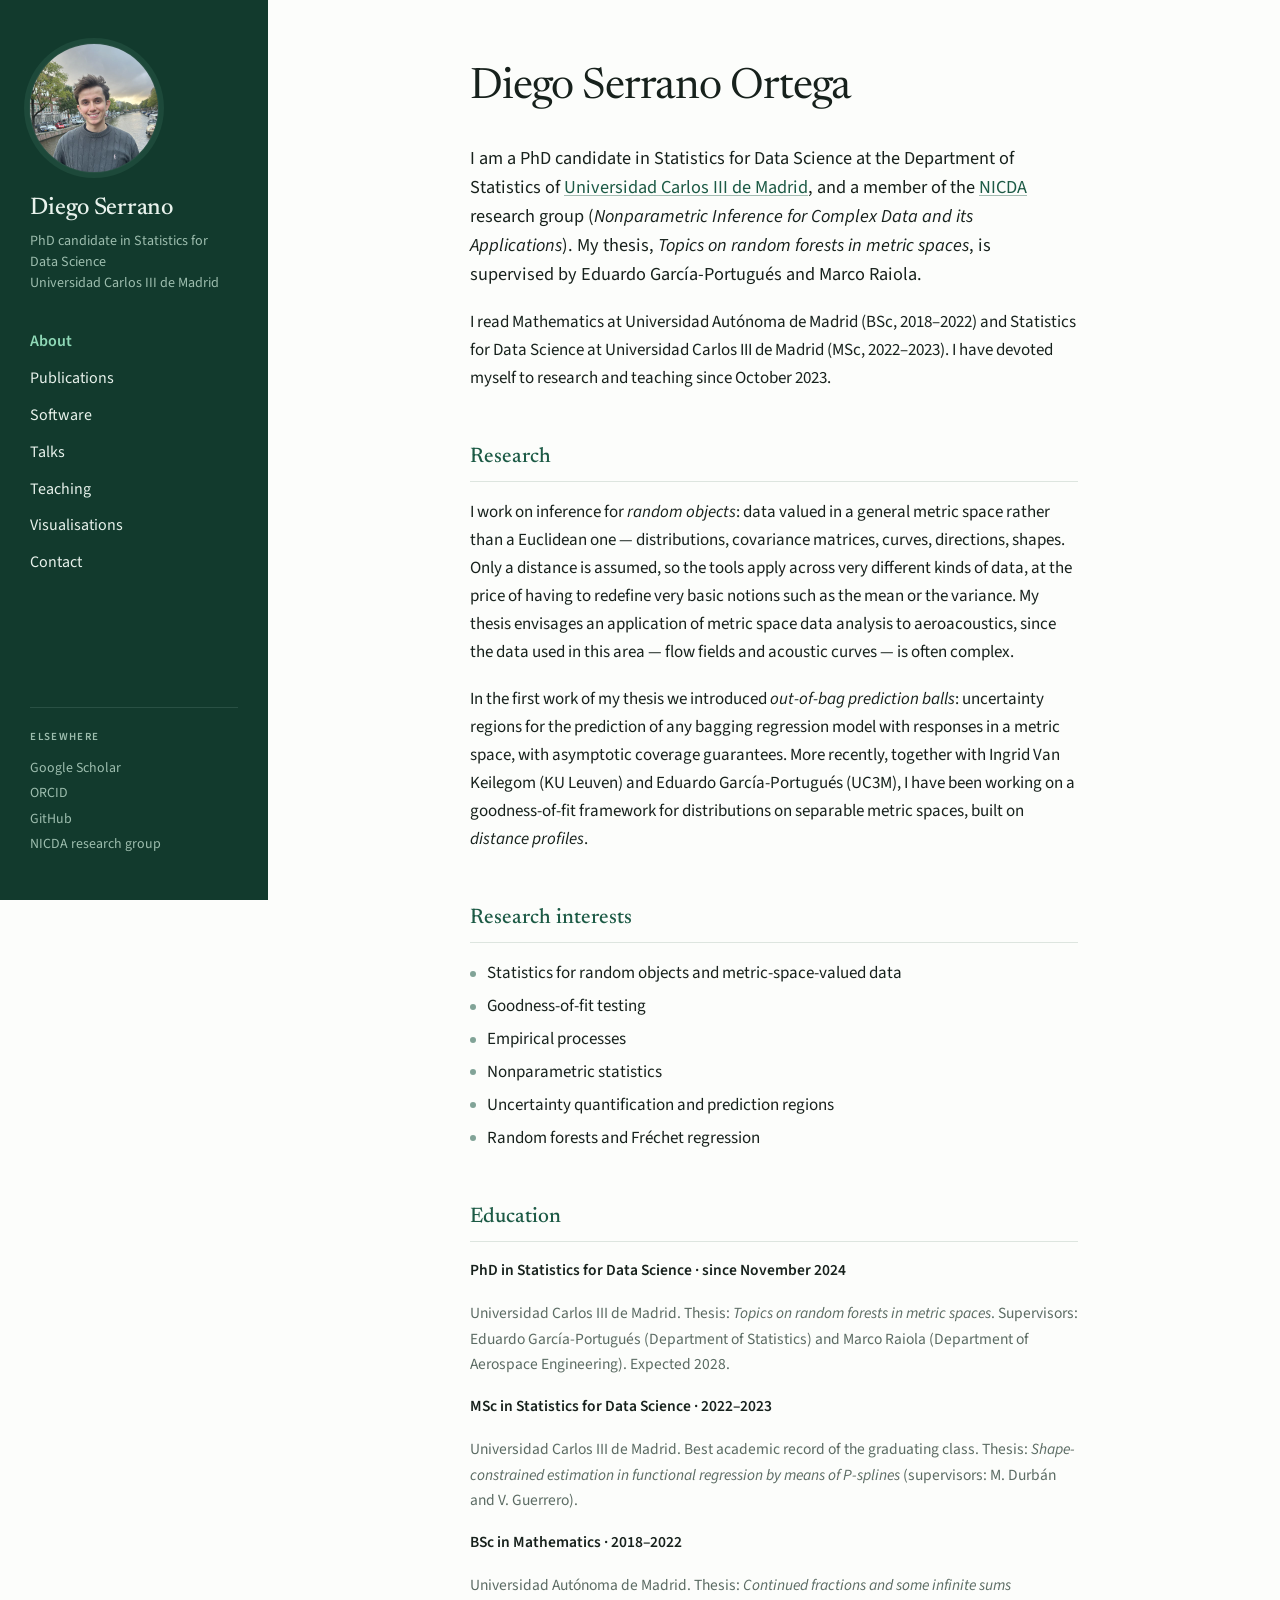
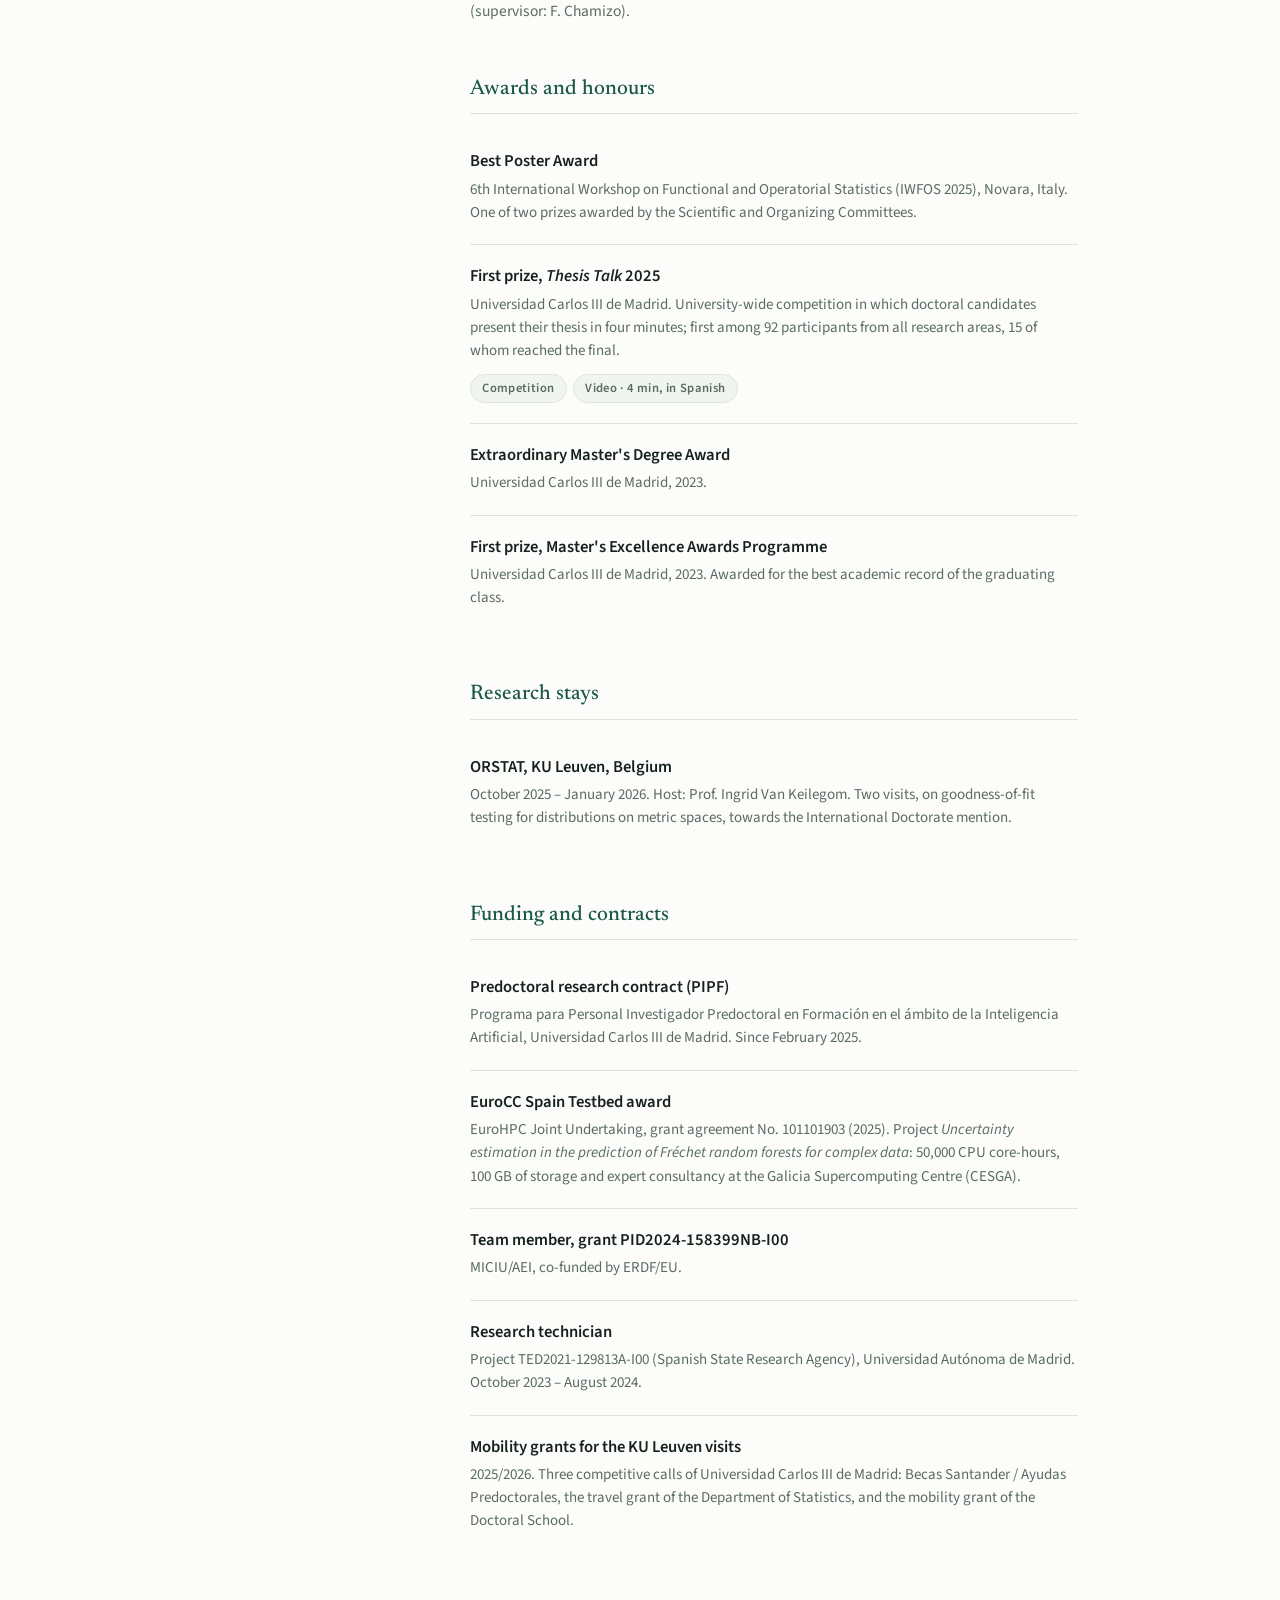
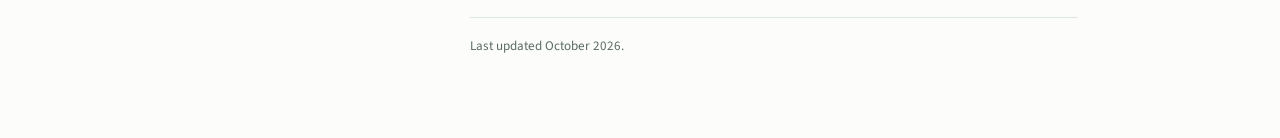
<file: index.html>
<!DOCTYPE html>
<html lang="en">
<head>
<meta charset="utf-8">
<meta name="viewport" content="width=device-width, initial-scale=1">
<title>Diego Serrano</title>
<meta name="description" content="Diego Serrano Ortega — PhD candidate in Statistics for Data Science at Universidad Carlos III de Madrid. Statistics for random objects and metric-space-valued data.">
<link rel="canonical" href="https://dieseor.github.io/">
<meta name="author" content="Diego Serrano Ortega">
<link rel="icon" href="data:image/svg+xml,<svg xmlns='http://www.w3.org/2000/svg' viewBox='0 0 64 64'><rect width='64' height='64' rx='14' fill='%23123a2d'/><text x='32' y='45' font-family='Georgia,serif' font-size='32' fill='%23e8f2ec' text-anchor='middle'>DS</text></svg>">
<meta property="og:type" content="website">
<meta property="og:site_name" content="Diego Serrano">
<meta property="og:title" content="Diego Serrano">
<meta property="og:description" content="Diego Serrano Ortega — PhD candidate in Statistics for Data Science at Universidad Carlos III de Madrid. Statistics for random objects and metric-space-valued data.">
<meta property="og:url" content="https://dieseor.github.io/">
<meta property="og:image" content="https://dieseor.github.io/assets/photo.jpg">
<meta name="twitter:card" content="summary">
<link rel="preconnect" href="https://fonts.googleapis.com">
<link rel="preconnect" href="https://fonts.gstatic.com" crossorigin>
<link rel="stylesheet" href="https://fonts.googleapis.com/css2?family=Newsreader:ital,opsz,wght@0,6..72,400;0,6..72,500;0,6..72,600;1,6..72,400&amp;family=Source+Sans+3:ital,wght@0,400;0,600;0,700;1,400&amp;display=swap">
<link rel="stylesheet" href="assets/style.css">
</head>
<body>
<div class="layout">

  <!-- ===== sidebar: identical on every page, keep the five copies in sync ===== -->
  <aside class="sidebar">
    <div class="identity">
      <img class="portrait" src="assets/photo.jpg" alt="Diego Serrano Ortega">
      <p class="name">Diego Serrano</p>
      <p class="role">PhD candidate in Statistics for Data Science<br>Universidad Carlos III de Madrid</p>
    </div>

    <nav class="site">
      <ul>
        <li><a href="index.html" aria-current="page">About</a></li>
        <li><a href="publications.html">Publications</a></li>
        <li><a href="software.html">Software</a></li>
        <li><a href="talks.html">Talks</a></li>
        <li><a href="teaching.html">Teaching</a></li>
        <li><a href="visualisations.html">Visualisations</a></li>
        <li><a href="contact.html">Contact</a></li>
      </ul>
    </nav>

    <div class="elsewhere">
      <h2>Elsewhere</h2>
      <ul>
        <li><a href="https://scholar.google.es/citations?user=RAmTOqsAAAAJ">Google Scholar</a></li>
        <li><a href="https://orcid.org/0009-0003-7356-1263">ORCID</a></li>
        <li><a href="https://github.com/dieseor">GitHub</a></li>
        <li><a href="https://nicda.uc3m.es/">NICDA research group</a></li>
      </ul>
    </div>
  </aside>
  <!-- =============================== end sidebar =============================== -->

  <main>
    <div class="content">
      <h1>Diego Serrano Ortega</h1>

      <p class="lead">I am a PhD candidate in Statistics for Data Science at the Department of
        Statistics of <a href="https://www.uc3m.es/">Universidad Carlos III de Madrid</a>, and a
        member of the <a href="https://nicda.uc3m.es/">NICDA</a> research group
        (<em>Nonparametric Inference for Complex Data and its Applications</em>). My thesis,
        <em>Topics on random forests in metric spaces</em>, is supervised by Eduardo
        García-Portugués and Marco Raiola.</p>

      <p>I read Mathematics at Universidad Autónoma de Madrid (BSc, 2018–2022) and Statistics
        for Data Science at Universidad Carlos III de Madrid (MSc, 2022–2023). I have devoted
        myself to research and teaching since October 2023.</p>

      <h2>Research</h2>

      <p>I work on inference for <em>random objects</em>: data valued in a general metric space
        rather than a Euclidean one — distributions, covariance matrices, curves, directions,
        shapes. Only a distance is assumed, so the tools apply across very different kinds of
        data, at the price of having to redefine very basic notions such as the mean or the
        variance. My thesis envisages an application of metric space data analysis to
        aeroacoustics, since the data used in this area — flow fields and acoustic curves — is
        often complex.</p>

      <p>In the first work of my thesis we introduced <em>out-of-bag prediction balls</em>:
        uncertainty regions for the prediction of any bagging regression model with responses
        in a metric space, with asymptotic coverage guarantees. More recently, together with
        Ingrid Van Keilegom (KU Leuven) and Eduardo García-Portugués (UC3M), I have been working
        on a
        goodness-of-fit framework for distributions on separable metric spaces, built on
        <em>distance profiles</em>.</p>

      <h2>Research interests</h2>
      <ul class="plain">
        <li>Statistics for random objects and metric-space-valued data</li>
        <li>Goodness-of-fit testing</li>
        <li>Empirical processes</li>
        <li>Nonparametric statistics</li>
        <li>Uncertainty quantification and prediction regions</li>
        <li>Random forests and Fréchet regression</li>
      </ul>

      <h2>Education</h2>
      <dl class="facts">
        <dt>PhD in Statistics for Data Science &middot; since November 2024</dt>
        <dd>Universidad Carlos III de Madrid. Thesis: <em>Topics on random forests in metric
          spaces</em>. Supervisors: Eduardo García-Portugués (Department of Statistics) and
          Marco Raiola (Department of Aerospace Engineering). Expected 2028.</dd>

        <dt>MSc in Statistics for Data Science &middot; 2022–2023</dt>
        <dd>Universidad Carlos III de Madrid. Best academic record of the graduating class.
          Thesis: <em>Shape-constrained estimation in functional regression by means of
          P-splines</em> (supervisors: M. Durbán and V. Guerrero).</dd>

        <dt>BSc in Mathematics &middot; 2018–2022</dt>
        <dd>Universidad Autónoma de Madrid. Thesis: <em>Continued fractions and some infinite
          sums</em> (supervisor: F. Chamizo).</dd>
      </dl>

      <h2>Awards and honours</h2>
      <ul class="entries">
        <li>
          <span class="entry-title">Best Poster Award</span>
          <p class="entry-meta">6th International Workshop on Functional and Operatorial
            Statistics (IWFOS 2025), Novara, Italy. One of two prizes awarded by the Scientific
            and Organizing Committees.</p>
        </li>
        <li>
          <span class="entry-title">First prize, <em>Thesis Talk</em> 2025</span>
          <p class="entry-meta">Universidad Carlos III de Madrid. University-wide competition in
            which doctoral candidates present their thesis in four minutes; first among 92
            participants from all research areas, 15 of whom reached the final.</p>
          <div class="links">
            <a href="https://www.uc3m.es/doctorado/thesis-talk-2025">Competition</a>
            <a href="https://youtu.be/S29_3frbJU8?t=4443">Video &middot; 4 min, in Spanish</a>
          </div>
        </li>
        <li>
          <span class="entry-title">Extraordinary Master's Degree Award</span>
          <p class="entry-meta">Universidad Carlos III de Madrid, 2023.</p>
        </li>
        <li>
          <span class="entry-title">First prize, Master's Excellence Awards Programme</span>
          <p class="entry-meta">Universidad Carlos III de Madrid, 2023. Awarded for the best
            academic record of the graduating class.</p>
        </li>
      </ul>

      <h2>Research stays</h2>
      <ul class="entries">
        <li>
          <span class="entry-title">ORSTAT, KU Leuven, Belgium</span>
          <p class="entry-meta">October 2025 – January 2026. Host: Prof. Ingrid Van Keilegom.
            Two visits, on goodness-of-fit testing for distributions on metric spaces, towards
            the International Doctorate mention.</p>
        </li>
      </ul>

      <h2>Funding and contracts</h2>
      <ul class="entries">
        <li>
          <span class="entry-title">Predoctoral research contract (PIPF)</span>
          <p class="entry-meta">Programa para Personal Investigador Predoctoral en Formación en
            el ámbito de la Inteligencia Artificial, Universidad Carlos III de Madrid. Since
            February 2025.</p>
        </li>
        <li>
          <span class="entry-title">EuroCC Spain Testbed award</span>
          <p class="entry-meta">EuroHPC Joint Undertaking, grant agreement No. 101101903 (2025).
            Project <em>Uncertainty estimation in the prediction of Fréchet random forests for
            complex data</em>: 50,000 CPU core-hours, 100 GB of storage and expert consultancy
            at the Galicia Supercomputing Centre (CESGA).</p>
        </li>
        <li>
          <span class="entry-title">Team member, grant PID2024-158399NB-I00</span>
          <p class="entry-meta">MICIU/AEI, co-funded by ERDF/EU.</p>
        </li>
        <li>
          <span class="entry-title">Research technician</span>
          <p class="entry-meta">Project TED2021-129813A-I00 (Spanish State Research Agency),
            Universidad Autónoma de Madrid. October 2023 – August 2024.</p>
        </li>
        <li>
          <span class="entry-title">Mobility grants for the KU Leuven visits</span>
          <p class="entry-meta">2025/2026. Three competitive calls of Universidad Carlos III de
            Madrid: Becas Santander / Ayudas Predoctorales, the travel grant of the Department
            of Statistics, and the mobility grant of the Doctoral School.</p>
        </li>
      </ul>

      <footer class="page">
        <p>Last updated October 2026.</p>
      <p class="visits" hidden><span class="visit-count"></span> visits</p>
      </footer>
    </div>
  </main>

</div>
<script src="assets/visits.js"></script>
</body>
</html>
</file>
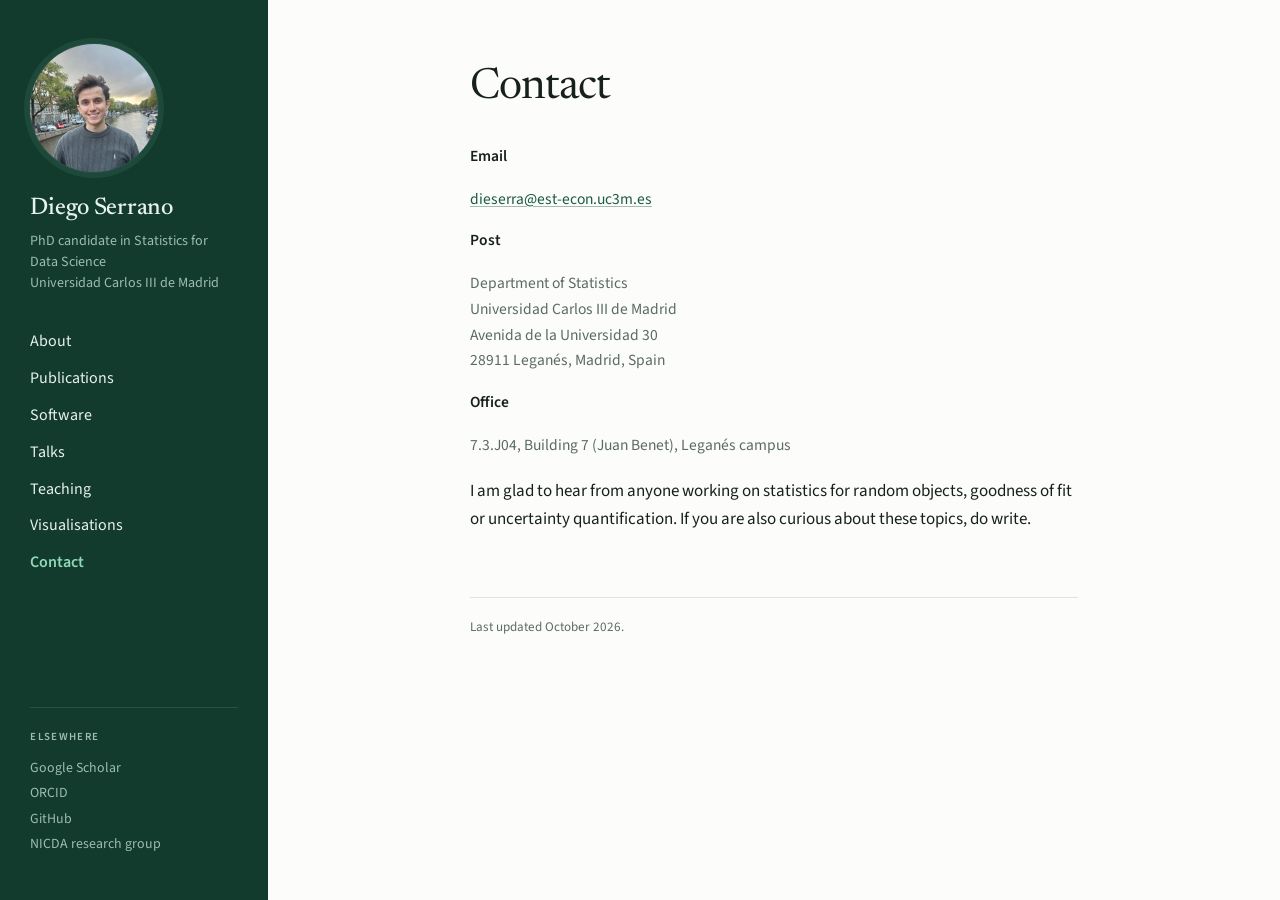
<file: contact.html>
<!DOCTYPE html>
<html lang="en">
<head>
<meta charset="utf-8">
<meta name="viewport" content="width=device-width, initial-scale=1">
<title>Contact — Diego Serrano</title>
<meta name="description" content="How to contact Diego Serrano Ortega, Department of Statistics, Universidad Carlos III de Madrid.">
<link rel="canonical" href="https://dieseor.github.io/contact.html">
<meta name="author" content="Diego Serrano Ortega">
<link rel="icon" href="data:image/svg+xml,<svg xmlns='http://www.w3.org/2000/svg' viewBox='0 0 64 64'><rect width='64' height='64' rx='14' fill='%23123a2d'/><text x='32' y='45' font-family='Georgia,serif' font-size='32' fill='%23e8f2ec' text-anchor='middle'>DS</text></svg>">
<meta property="og:type" content="website">
<meta property="og:site_name" content="Diego Serrano">
<meta property="og:title" content="Contact — Diego Serrano">
<meta property="og:description" content="How to contact Diego Serrano Ortega, Department of Statistics, Universidad Carlos III de Madrid.">
<meta property="og:url" content="https://dieseor.github.io/contact.html">
<meta property="og:image" content="https://dieseor.github.io/assets/photo.jpg">
<meta name="twitter:card" content="summary">
<link rel="preconnect" href="https://fonts.googleapis.com">
<link rel="preconnect" href="https://fonts.gstatic.com" crossorigin>
<link rel="stylesheet" href="https://fonts.googleapis.com/css2?family=Newsreader:ital,opsz,wght@0,6..72,400;0,6..72,500;0,6..72,600;1,6..72,400&amp;family=Source+Sans+3:ital,wght@0,400;0,600;0,700;1,400&amp;display=swap">
<link rel="stylesheet" href="assets/style.css">
</head>
<body>
<div class="layout">

  <!-- ===== sidebar: identical on every page, keep the five copies in sync ===== -->
  <aside class="sidebar">
    <div class="identity">
      <img class="portrait" src="assets/photo.jpg" alt="Diego Serrano Ortega">
      <p class="name"><a href="index.html">Diego Serrano</a></p>
      <p class="role">PhD candidate in Statistics for Data Science<br>Universidad Carlos III de Madrid</p>
    </div>

    <nav class="site">
      <ul>
        <li><a href="index.html">About</a></li>
        <li><a href="publications.html">Publications</a></li>
        <li><a href="software.html">Software</a></li>
        <li><a href="talks.html">Talks</a></li>
        <li><a href="teaching.html">Teaching</a></li>
        <li><a href="visualisations.html">Visualisations</a></li>
        <li><a href="contact.html" aria-current="page">Contact</a></li>
      </ul>
    </nav>

    <div class="elsewhere">
      <h2>Elsewhere</h2>
      <ul>
        <li><a href="https://scholar.google.es/citations?user=RAmTOqsAAAAJ">Google Scholar</a></li>
        <li><a href="https://orcid.org/0009-0003-7356-1263">ORCID</a></li>
        <li><a href="https://github.com/dieseor">GitHub</a></li>
        <li><a href="https://nicda.uc3m.es/">NICDA research group</a></li>
      </ul>
    </div>
  </aside>
  <!-- =============================== end sidebar =============================== -->

  <main>
    <div class="content">
      <h1>Contact</h1>

      <dl class="facts">
        <dt>Email</dt>
        <dd><a href="mailto:dieserra@est-econ.uc3m.es">dieserra@est-econ.uc3m.es</a></dd>

        <dt>Post</dt>
        <dd>Department of Statistics<br>
          Universidad Carlos III de Madrid<br>
          Avenida de la Universidad 30<br>
          28911 Leganés, Madrid, Spain</dd>

        <dt>Office</dt>
        <dd>7.3.J04, Building 7 (Juan Benet), Leganés campus</dd>
      </dl>

      <p>I am glad to hear from anyone working on statistics for random objects, goodness of
        fit or uncertainty quantification. If you are also curious about these
        topics, do write.</p>
      <footer class="page">
        <p>Last updated October 2026.</p>
      <p class="visits" hidden><span class="visit-count"></span> visits</p>
      </footer>
    </div>
  </main>

</div>
<script src="assets/visits.js"></script>
</body>
</html>
</file>
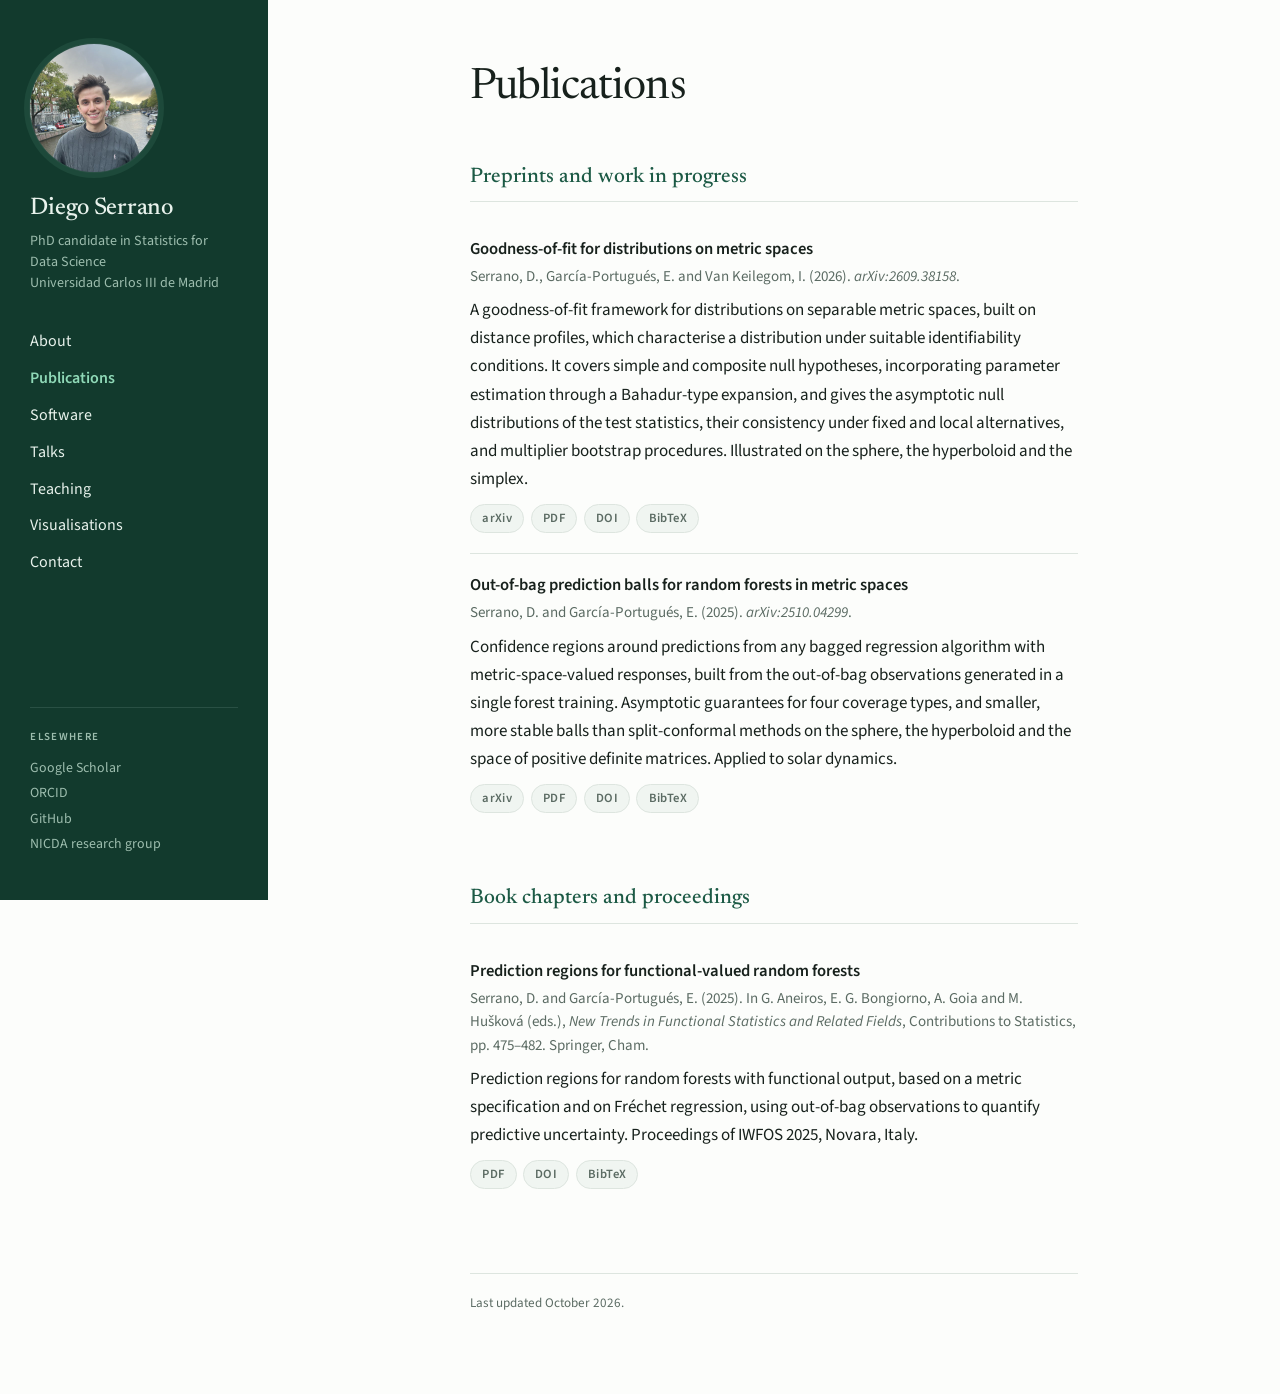
<file: publications.html>
<!DOCTYPE html>
<html lang="en">
<head>
<meta charset="utf-8">
<meta name="viewport" content="width=device-width, initial-scale=1">
<title>Publications — Diego Serrano</title>
<meta name="description" content="Publications and preprints by Diego Serrano Ortega.">
<link rel="canonical" href="https://dieseor.github.io/publications.html">
<meta name="author" content="Diego Serrano Ortega">
<link rel="icon" href="data:image/svg+xml,<svg xmlns='http://www.w3.org/2000/svg' viewBox='0 0 64 64'><rect width='64' height='64' rx='14' fill='%23123a2d'/><text x='32' y='45' font-family='Georgia,serif' font-size='32' fill='%23e8f2ec' text-anchor='middle'>DS</text></svg>">
<meta property="og:type" content="website">
<meta property="og:site_name" content="Diego Serrano">
<meta property="og:title" content="Publications — Diego Serrano">
<meta property="og:description" content="Publications and preprints by Diego Serrano Ortega.">
<meta property="og:url" content="https://dieseor.github.io/publications.html">
<meta property="og:image" content="https://dieseor.github.io/assets/photo.jpg">
<meta name="twitter:card" content="summary">
<link rel="preconnect" href="https://fonts.googleapis.com">
<link rel="preconnect" href="https://fonts.gstatic.com" crossorigin>
<link rel="stylesheet" href="https://fonts.googleapis.com/css2?family=Newsreader:ital,opsz,wght@0,6..72,400;0,6..72,500;0,6..72,600;1,6..72,400&amp;family=Source+Sans+3:ital,wght@0,400;0,600;0,700;1,400&amp;display=swap">
<link rel="stylesheet" href="assets/style.css">
</head>
<body>
<div class="layout">

  <!-- ===== sidebar: identical on every page, keep the five copies in sync ===== -->
  <aside class="sidebar">
    <div class="identity">
      <img class="portrait" src="assets/photo.jpg" alt="Diego Serrano Ortega">
      <p class="name"><a href="index.html">Diego Serrano</a></p>
      <p class="role">PhD candidate in Statistics for Data Science<br>Universidad Carlos III de Madrid</p>
    </div>

    <nav class="site">
      <ul>
        <li><a href="index.html">About</a></li>
        <li><a href="publications.html" aria-current="page">Publications</a></li>
        <li><a href="software.html">Software</a></li>
        <li><a href="talks.html">Talks</a></li>
        <li><a href="teaching.html">Teaching</a></li>
        <li><a href="visualisations.html">Visualisations</a></li>
        <li><a href="contact.html">Contact</a></li>
      </ul>
    </nav>

    <div class="elsewhere">
      <h2>Elsewhere</h2>
      <ul>
        <li><a href="https://scholar.google.es/citations?user=RAmTOqsAAAAJ">Google Scholar</a></li>
        <li><a href="https://orcid.org/0009-0003-7356-1263">ORCID</a></li>
        <li><a href="https://github.com/dieseor">GitHub</a></li>
        <li><a href="https://nicda.uc3m.es/">NICDA research group</a></li>
      </ul>
    </div>
  </aside>
  <!-- =============================== end sidebar =============================== -->

  <main>
    <div class="content">
      <h1>Publications</h1>

      <h2>Preprints and work in progress</h2>
      <ul class="entries">
        <li>
          <span class="entry-title">Goodness-of-fit for distributions on metric spaces</span>
          <p class="entry-meta">Serrano, D., García-Portugués, E. and Van Keilegom, I. (2026).
            <em>arXiv:2609.38158</em>.</p>
          <p>A goodness-of-fit framework for distributions on separable metric spaces, built on
            distance profiles, which characterise a distribution under suitable identifiability
            conditions. It covers simple and composite null hypotheses, incorporating parameter
            estimation through a Bahadur-type expansion, and gives the asymptotic null
            distributions of the test statistics, their consistency under fixed and local
            alternatives, and multiplier bootstrap procedures. Illustrated on the sphere, the
            hyperboloid and the simplex.</p>
          <div class="links">
            <a href="https://arxiv.org/abs/2609.38158">arXiv</a>
            <a href="https://arxiv.org/pdf/2609.38158">PDF</a>
            <a href="https://doi.org/10.48550/arXiv.2609.38158">DOI</a>
          </div>
          <pre class="bibtex" hidden>@misc{serrano2026goodness,
  title         = {Goodness-of-fit for distributions on metric spaces},
  author        = {Serrano, Diego and Garc{\'\i}a-Portugu{\'e}s, Eduardo and Van Keilegom, Ingrid},
  year          = {2026},
  eprint        = {2609.38158},
  archiveprefix = {arXiv},
  doi           = {10.48550/arXiv.2609.38158},
  url           = {https://arxiv.org/abs/2609.38158}
}</pre>
        </li>
        <li>
          <span class="entry-title">Out-of-bag prediction balls for random forests in metric spaces</span>
          <p class="entry-meta">Serrano, D. and García-Portugués, E. (2025).
            <em>arXiv:2510.04299</em>.</p>
          <p>Confidence regions around predictions from any bagged regression algorithm with
            metric-space-valued responses, built from the out-of-bag observations generated in a
            single forest training. Asymptotic guarantees for four coverage types, and smaller,
            more stable balls than split-conformal methods on the sphere, the hyperboloid and
            the space of positive definite matrices. Applied to solar dynamics.</p>
          <div class="links">
            <a href="https://arxiv.org/abs/2510.04299">arXiv</a>
            <a href="https://arxiv.org/pdf/2510.04299">PDF</a>
            <a href="https://doi.org/10.48550/arXiv.2510.04299">DOI</a>
          </div>
          <pre class="bibtex" hidden>@misc{serrano2025outofbag,
  title         = {Out-of-bag prediction balls for random forests in metric spaces},
  author        = {Serrano, Diego and Garc{\'\i}a-Portugu{\'e}s, Eduardo},
  year          = {2025},
  eprint        = {2510.04299},
  archiveprefix = {arXiv},
  doi           = {10.48550/arXiv.2510.04299},
  url           = {https://arxiv.org/abs/2510.04299}
}</pre>
        </li>
      </ul>

      <h2>Book chapters and proceedings</h2>
      <ul class="entries">
        <li>
          <span class="entry-title">Prediction regions for functional-valued random forests</span>
          <p class="entry-meta">Serrano, D. and García-Portugués, E. (2025). In G. Aneiros,
            E. G. Bongiorno, A. Goia and M. Hušková (eds.), <em>New Trends in Functional
            Statistics and Related Fields</em>, Contributions to Statistics, pp. 475–482.
            Springer, Cham.</p>
          <p>Prediction regions for random forests with functional output, based on a metric
            specification and on Fréchet regression, using out-of-bag observations to quantify
            predictive uncertainty. Proceedings of IWFOS 2025, Novara, Italy.</p>
          <div class="links">
            <a href="docs/prediction-regions-functional-valued-random-forests.pdf">PDF</a>
            <a href="https://doi.org/10.1007/978-3-031-92383-8_57">DOI</a>
          </div>
          <pre class="bibtex" hidden>@incollection{serrano2025prediction,
  title     = {Prediction regions for functional-valued random forests},
  author    = {Serrano, Diego and Garc{\'\i}a-Portugu{\'e}s, Eduardo},
  booktitle = {New Trends in Functional Statistics and Related Fields},
  editor    = {Aneiros, G. and Bongiorno, E. G. and Goia, A. and Hu{\v{s}}kov{\'a}, M.},
  pages     = {475--482},
  publisher = {Springer},
  address   = {Cham},
  year      = {2025},
  doi       = {10.1007/978-3-031-92383-8_57}
}</pre>
        </li>
      </ul>

      <footer class="page">
        <p>Last updated October 2026.</p>
      <p class="visits" hidden><span class="visit-count"></span> visits</p>
      </footer>
    </div>
  </main>

</div>
<script src="assets/visits.js"></script>
<script src="assets/bibtex.js"></script>
</body>
</html>
</file>
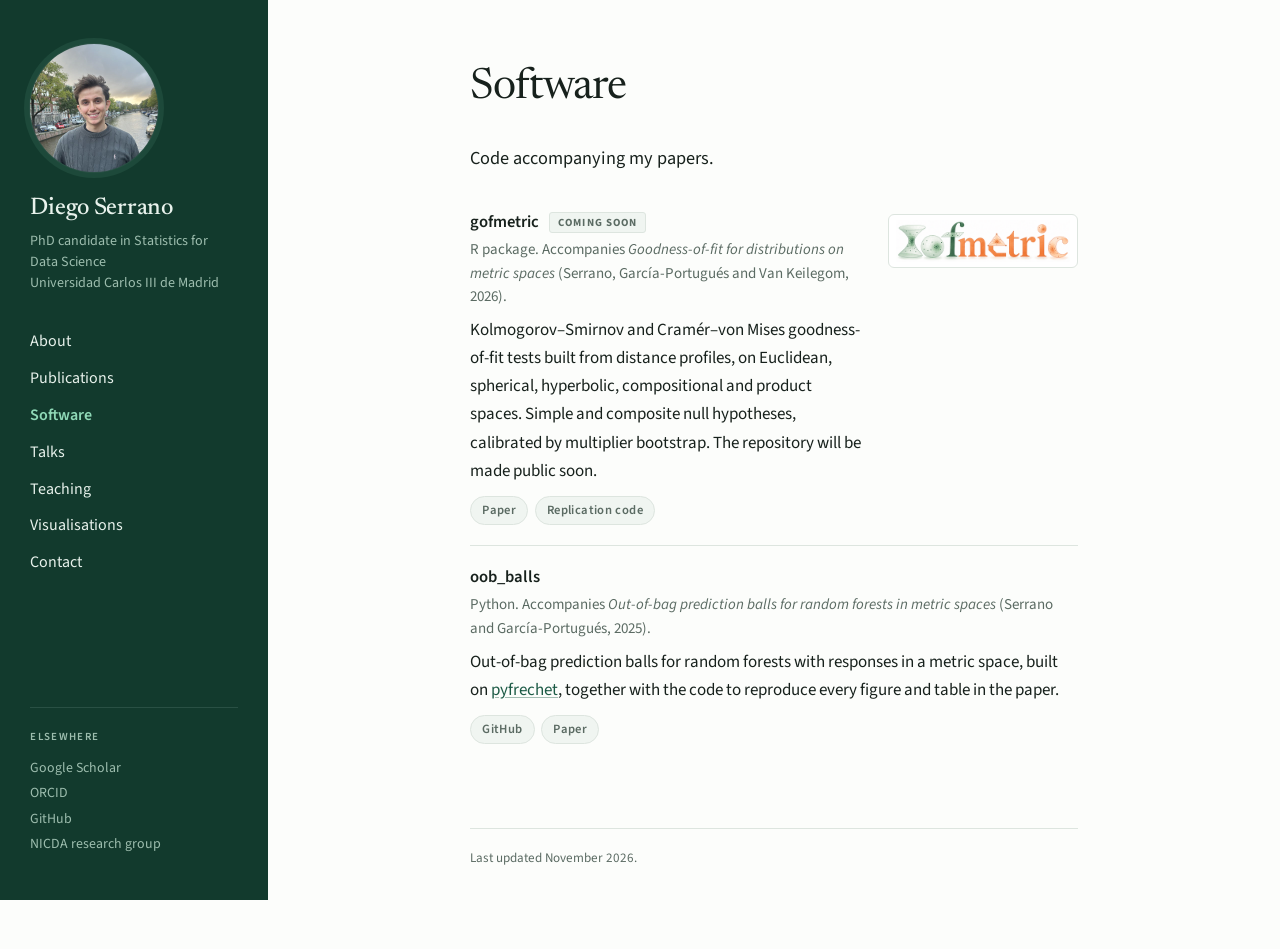
<file: software.html>
<!DOCTYPE html>
<html lang="en">
<head>
<meta charset="utf-8">
<meta name="viewport" content="width=device-width, initial-scale=1">
<title>Software — Diego Serrano</title>
<meta name="description" content="Software by Diego Serrano Ortega accompanying his papers on statistics for random objects.">
<link rel="canonical" href="https://dieseor.github.io/software.html">
<meta name="author" content="Diego Serrano Ortega">
<link rel="icon" href="data:image/svg+xml,<svg xmlns='http://www.w3.org/2000/svg' viewBox='0 0 64 64'><rect width='64' height='64' rx='14' fill='%23123a2d'/><text x='32' y='45' font-family='Georgia,serif' font-size='32' fill='%23e8f2ec' text-anchor='middle'>DS</text></svg>">
<meta property="og:type" content="website">
<meta property="og:site_name" content="Diego Serrano">
<meta property="og:title" content="Software — Diego Serrano">
<meta property="og:description" content="Software by Diego Serrano Ortega accompanying his papers on statistics for random objects.">
<meta property="og:url" content="https://dieseor.github.io/software.html">
<meta property="og:image" content="https://dieseor.github.io/assets/photo.jpg">
<meta name="twitter:card" content="summary">
<link rel="preconnect" href="https://fonts.googleapis.com">
<link rel="preconnect" href="https://fonts.gstatic.com" crossorigin>
<link rel="stylesheet" href="https://fonts.googleapis.com/css2?family=Newsreader:ital,opsz,wght@0,6..72,400;0,6..72,500;0,6..72,600;1,6..72,400&amp;family=Source+Sans+3:ital,wght@0,400;0,600;0,700;1,400&amp;display=swap">
<link rel="stylesheet" href="assets/style.css">
</head>
<body>
<div class="layout">

  <!-- ===== sidebar: identical on every page, keep the five copies in sync ===== -->
  <aside class="sidebar">
    <div class="identity">
      <img class="portrait" src="assets/photo.jpg" alt="Diego Serrano Ortega">
      <p class="name"><a href="index.html">Diego Serrano</a></p>
      <p class="role">PhD candidate in Statistics for Data Science<br>Universidad Carlos III de Madrid</p>
    </div>

    <nav class="site">
      <ul>
        <li><a href="index.html">About</a></li>
        <li><a href="publications.html">Publications</a></li>
        <li><a href="software.html" aria-current="page">Software</a></li>
        <li><a href="talks.html">Talks</a></li>
        <li><a href="teaching.html">Teaching</a></li>
        <li><a href="visualisations.html">Visualisations</a></li>
        <li><a href="contact.html">Contact</a></li>
      </ul>
    </nav>

    <div class="elsewhere">
      <h2>Elsewhere</h2>
      <ul>
        <li><a href="https://scholar.google.es/citations?user=RAmTOqsAAAAJ">Google Scholar</a></li>
        <li><a href="https://orcid.org/0009-0003-7356-1263">ORCID</a></li>
        <li><a href="https://github.com/dieseor">GitHub</a></li>
        <li><a href="https://nicda.uc3m.es/">NICDA research group</a></li>
      </ul>
    </div>
  </aside>
  <!-- =============================== end sidebar =============================== -->

  <main>
    <div class="content">
      <h1>Software</h1>

      <p class="lead">Code accompanying my papers.</p>

      <ul class="entries">
        <li class="has-logo">
          <img class="sw-logo" src="assets/gofmetric-logo.png" width="440" height="106"
            alt="gofmetric logo">
          <div class="sw-text">
            <span class="entry-title">gofmetric <span class="badge badge-soon">Coming soon</span></span>
            <p class="entry-meta">R package. Accompanies <em>Goodness-of-fit for distributions on
              metric spaces</em> (Serrano, García-Portugués and Van Keilegom, 2026).</p>
            <p>Kolmogorov–Smirnov and Cramér–von Mises goodness-of-fit tests built from distance
              profiles, on Euclidean, spherical, hyperbolic, compositional and product spaces.
              Simple and composite null hypotheses, calibrated by multiplier bootstrap. The
              repository will be made public soon.</p>
            <div class="links">
              <a href="https://arxiv.org/abs/2609.38158">Paper</a>
              <a href="https://github.com/dieseor/goodness_of_fit_metric_spaces">Replication code</a>
            </div>
          </div>
        </li>
        <li>
          <span class="entry-title">oob_balls</span>
          <p class="entry-meta">Python. Accompanies <em>Out-of-bag prediction balls for random
            forests in metric spaces</em> (Serrano and García-Portugués, 2025).</p>
          <p>Out-of-bag prediction balls for random forests with responses in a metric space,
            built on <a href="https://github.com/matthieubulte/pyfrechet">pyfrechet</a>, together
            with the code to reproduce every figure and table in the paper.</p>
          <div class="links">
            <a href="https://github.com/dieseor/oob_balls">GitHub</a>
            <a href="https://arxiv.org/abs/2510.04299">Paper</a>
          </div>
        </li>
      </ul>

      <footer class="page">
        <p>Last updated November 2026.</p>
      <p class="visits" hidden><span class="visit-count"></span> visits</p>
      </footer>
    </div>
  </main>

</div>
<script src="assets/visits.js"></script>
</body>
</html>
</file>
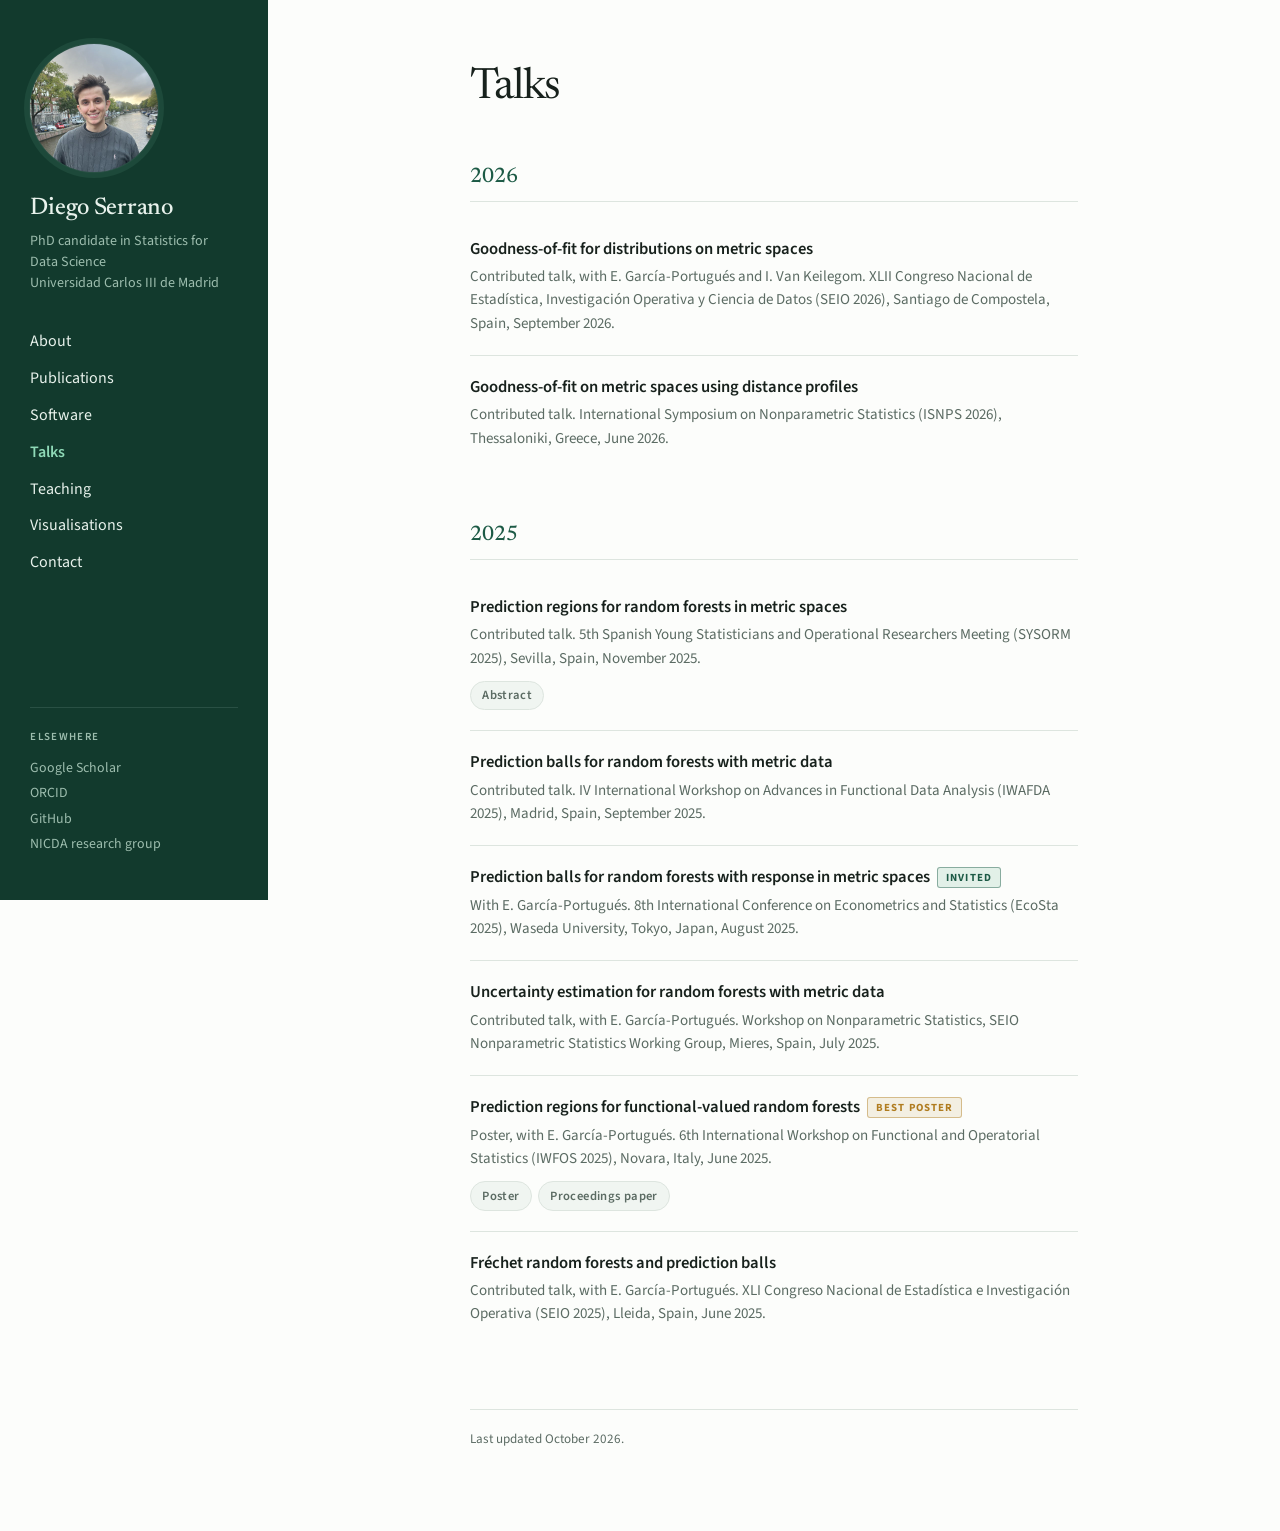
<file: talks.html>
<!DOCTYPE html>
<html lang="en">
<head>
<meta charset="utf-8">
<meta name="viewport" content="width=device-width, initial-scale=1">
<title>Talks — Diego Serrano</title>
<meta name="description" content="Invited and contributed presentations by Diego Serrano Ortega.">
<link rel="canonical" href="https://dieseor.github.io/talks.html">
<meta name="author" content="Diego Serrano Ortega">
<link rel="icon" href="data:image/svg+xml,<svg xmlns='http://www.w3.org/2000/svg' viewBox='0 0 64 64'><rect width='64' height='64' rx='14' fill='%23123a2d'/><text x='32' y='45' font-family='Georgia,serif' font-size='32' fill='%23e8f2ec' text-anchor='middle'>DS</text></svg>">
<meta property="og:type" content="website">
<meta property="og:site_name" content="Diego Serrano">
<meta property="og:title" content="Talks — Diego Serrano">
<meta property="og:description" content="Invited and contributed presentations by Diego Serrano Ortega.">
<meta property="og:url" content="https://dieseor.github.io/talks.html">
<meta property="og:image" content="https://dieseor.github.io/assets/photo.jpg">
<meta name="twitter:card" content="summary">
<link rel="preconnect" href="https://fonts.googleapis.com">
<link rel="preconnect" href="https://fonts.gstatic.com" crossorigin>
<link rel="stylesheet" href="https://fonts.googleapis.com/css2?family=Newsreader:ital,opsz,wght@0,6..72,400;0,6..72,500;0,6..72,600;1,6..72,400&amp;family=Source+Sans+3:ital,wght@0,400;0,600;0,700;1,400&amp;display=swap">
<link rel="stylesheet" href="assets/style.css">
</head>
<body>
<div class="layout">

  <!-- ===== sidebar: identical on every page, keep the five copies in sync ===== -->
  <aside class="sidebar">
    <div class="identity">
      <img class="portrait" src="assets/photo.jpg" alt="Diego Serrano Ortega">
      <p class="name"><a href="index.html">Diego Serrano</a></p>
      <p class="role">PhD candidate in Statistics for Data Science<br>Universidad Carlos III de Madrid</p>
    </div>

    <nav class="site">
      <ul>
        <li><a href="index.html">About</a></li>
        <li><a href="publications.html">Publications</a></li>
        <li><a href="software.html">Software</a></li>
        <li><a href="talks.html" aria-current="page">Talks</a></li>
        <li><a href="teaching.html">Teaching</a></li>
        <li><a href="visualisations.html">Visualisations</a></li>
        <li><a href="contact.html">Contact</a></li>
      </ul>
    </nav>

    <div class="elsewhere">
      <h2>Elsewhere</h2>
      <ul>
        <li><a href="https://scholar.google.es/citations?user=RAmTOqsAAAAJ">Google Scholar</a></li>
        <li><a href="https://orcid.org/0009-0003-7356-1263">ORCID</a></li>
        <li><a href="https://github.com/dieseor">GitHub</a></li>
        <li><a href="https://nicda.uc3m.es/">NICDA research group</a></li>
      </ul>
    </div>
  </aside>
  <!-- =============================== end sidebar =============================== -->

  <main>
    <div class="content">
      <h1>Talks</h1>

      <h2>2026</h2>
      <ul class="entries">
        <li>
          <span class="entry-title">Goodness-of-fit for distributions on metric spaces</span>
          <p class="entry-meta">Contributed talk, with E. García-Portugués and I. Van Keilegom.
            XLII Congreso Nacional de Estadística, Investigación Operativa y Ciencia de Datos
            (SEIO 2026), Santiago de Compostela, Spain, September 2026.</p>
        </li>
        <li>
          <span class="entry-title">Goodness-of-fit on metric spaces using distance profiles</span>
          <p class="entry-meta">Contributed talk. International Symposium on Nonparametric
            Statistics (ISNPS 2026), Thessaloniki, Greece, June 2026.</p>
        </li>
      </ul>

      <h2>2025</h2>
      <ul class="entries">
        <li>
          <span class="entry-title">Prediction regions for random forests in metric spaces</span>
          <p class="entry-meta">Contributed talk. 5th Spanish Young Statisticians and
            Operational Researchers Meeting (SYSORM 2025), Sevilla, Spain, November 2025.</p>
          <div class="links">
            <a href="https://www.imus.us.es/congresos/5SYSORM/pdf/BOA.pdf#page=48">Abstract</a>
          </div>
        </li>
        <li>
          <span class="entry-title">Prediction balls for random forests with metric data</span>
          <p class="entry-meta">Contributed talk. IV International Workshop on Advances in
            Functional Data Analysis (IWAFDA 2025), Madrid, Spain, September 2025.</p>
        </li>
        <li>
          <span class="entry-title">Prediction balls for random forests with response in metric spaces<span class="badge badge-invited">Invited</span></span>
          <p class="entry-meta">With E. García-Portugués. 8th International Conference on
            Econometrics and Statistics (EcoSta 2025), Waseda University, Tokyo, Japan,
            August 2025.</p>
        </li>
        <li>
          <span class="entry-title">Uncertainty estimation for random forests with metric data</span>
          <p class="entry-meta">Contributed talk, with E. García-Portugués. Workshop on
            Nonparametric Statistics, SEIO Nonparametric Statistics Working Group, Mieres,
            Spain, July 2025.</p>
        </li>
        <li>
          <span class="entry-title">Prediction regions for functional-valued random forests<span class="badge badge-award">Best poster</span></span>
          <p class="entry-meta">Poster, with E. García-Portugués. 6th International Workshop
            on Functional and Operatorial Statistics (IWFOS 2025), Novara, Italy, June 2025.</p>
          <div class="links">
            <a href="docs/poster_iwfos_2025.pdf">Poster</a>
            <a href="publications.html">Proceedings paper</a>
          </div>
        </li>
        <li>
          <span class="entry-title">Fréchet random forests and prediction balls</span>
          <p class="entry-meta">Contributed talk, with E. García-Portugués. XLI Congreso
            Nacional de Estadística e Investigación Operativa (SEIO 2025), Lleida, Spain, June
            2025.</p>
        </li>
      </ul>

      <footer class="page">
        <p>Last updated October 2026.</p>
      <p class="visits" hidden><span class="visit-count"></span> visits</p>
      </footer>
    </div>
  </main>

</div>
<script src="assets/visits.js"></script>
</body>
</html>
</file>
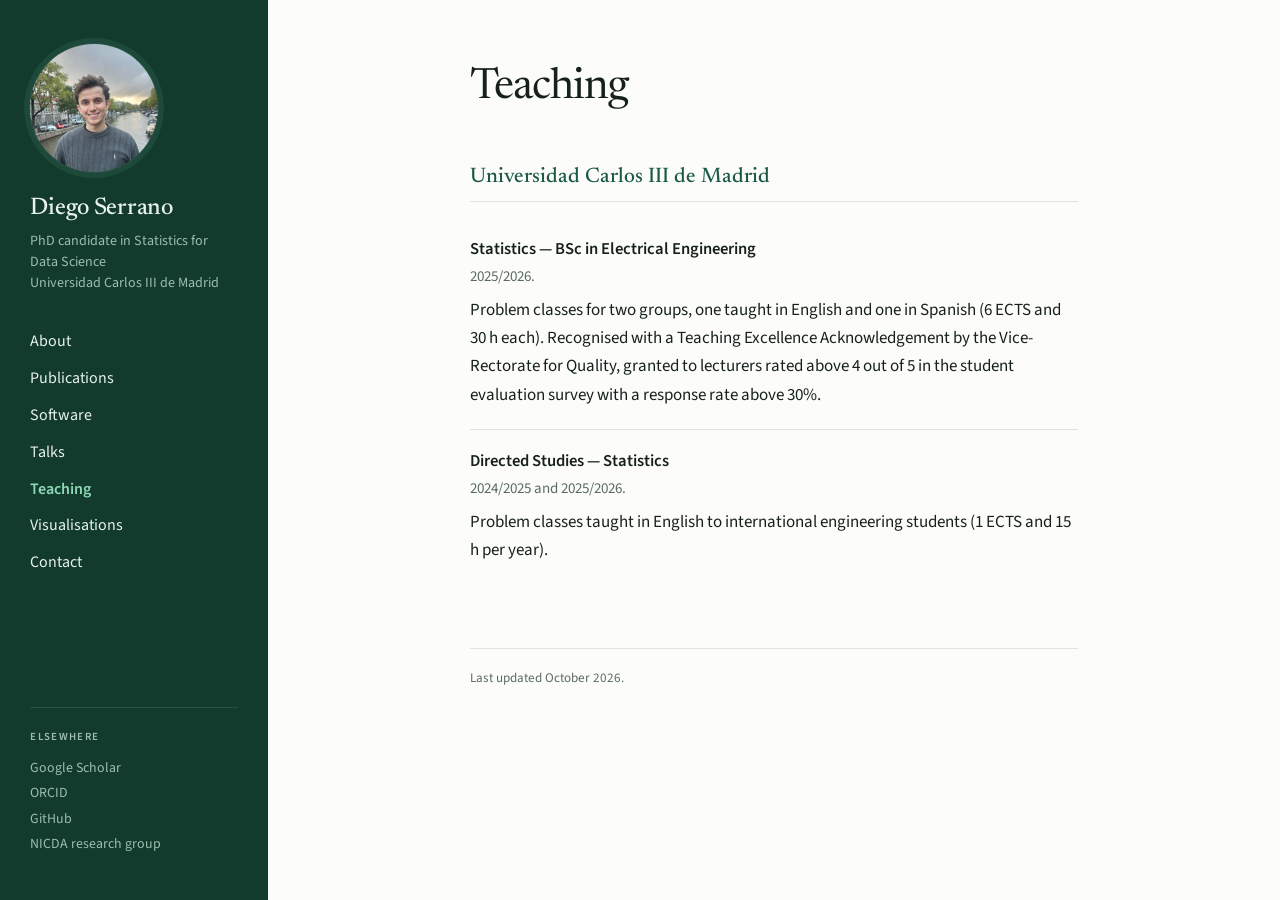
<file: teaching.html>
<!DOCTYPE html>
<html lang="en">
<head>
<meta charset="utf-8">
<meta name="viewport" content="width=device-width, initial-scale=1">
<title>Teaching — Diego Serrano</title>
<meta name="description" content="Teaching by Diego Serrano Ortega at Universidad Carlos III de Madrid.">
<link rel="canonical" href="https://dieseor.github.io/teaching.html">
<meta name="author" content="Diego Serrano Ortega">
<link rel="icon" href="data:image/svg+xml,<svg xmlns='http://www.w3.org/2000/svg' viewBox='0 0 64 64'><rect width='64' height='64' rx='14' fill='%23123a2d'/><text x='32' y='45' font-family='Georgia,serif' font-size='32' fill='%23e8f2ec' text-anchor='middle'>DS</text></svg>">
<meta property="og:type" content="website">
<meta property="og:site_name" content="Diego Serrano">
<meta property="og:title" content="Teaching — Diego Serrano">
<meta property="og:description" content="Teaching by Diego Serrano Ortega at Universidad Carlos III de Madrid.">
<meta property="og:url" content="https://dieseor.github.io/teaching.html">
<meta property="og:image" content="https://dieseor.github.io/assets/photo.jpg">
<meta name="twitter:card" content="summary">
<link rel="preconnect" href="https://fonts.googleapis.com">
<link rel="preconnect" href="https://fonts.gstatic.com" crossorigin>
<link rel="stylesheet" href="https://fonts.googleapis.com/css2?family=Newsreader:ital,opsz,wght@0,6..72,400;0,6..72,500;0,6..72,600;1,6..72,400&amp;family=Source+Sans+3:ital,wght@0,400;0,600;0,700;1,400&amp;display=swap">
<link rel="stylesheet" href="assets/style.css">
</head>
<body>
<div class="layout">

  <!-- ===== sidebar: identical on every page, keep the five copies in sync ===== -->
  <aside class="sidebar">
    <div class="identity">
      <img class="portrait" src="assets/photo.jpg" alt="Diego Serrano Ortega">
      <p class="name"><a href="index.html">Diego Serrano</a></p>
      <p class="role">PhD candidate in Statistics for Data Science<br>Universidad Carlos III de Madrid</p>
    </div>

    <nav class="site">
      <ul>
        <li><a href="index.html">About</a></li>
        <li><a href="publications.html">Publications</a></li>
        <li><a href="software.html">Software</a></li>
        <li><a href="talks.html">Talks</a></li>
        <li><a href="teaching.html" aria-current="page">Teaching</a></li>
        <li><a href="visualisations.html">Visualisations</a></li>
        <li><a href="contact.html">Contact</a></li>
      </ul>
    </nav>

    <div class="elsewhere">
      <h2>Elsewhere</h2>
      <ul>
        <li><a href="https://scholar.google.es/citations?user=RAmTOqsAAAAJ">Google Scholar</a></li>
        <li><a href="https://orcid.org/0009-0003-7356-1263">ORCID</a></li>
        <li><a href="https://github.com/dieseor">GitHub</a></li>
        <li><a href="https://nicda.uc3m.es/">NICDA research group</a></li>
      </ul>
    </div>
  </aside>
  <!-- =============================== end sidebar =============================== -->

  <main>
    <div class="content">
      <h1>Teaching</h1>

      <h2>Universidad Carlos III de Madrid</h2>
      <ul class="entries">
        <li>
          <span class="entry-title">Statistics &mdash; BSc in Electrical Engineering</span>
          <p class="entry-meta">2025/2026.</p>
          <p>Problem classes for two groups, one taught in English and one in Spanish (6 ECTS
            and 30 h each). Recognised with a Teaching Excellence Acknowledgement by the
            Vice-Rectorate for Quality, granted to lecturers rated above 4 out of 5 in the
            student evaluation survey with a response rate above 30%.</p>
        </li>
        <li>
          <span class="entry-title">Directed Studies &mdash; Statistics</span>
          <p class="entry-meta">2024/2025 and 2025/2026.</p>
          <p>Problem classes taught in English to international engineering students
            (1 ECTS and 15 h per year).</p>
        </li>
      </ul>
      <footer class="page">
        <p>Last updated October 2026.</p>
      <p class="visits" hidden><span class="visit-count"></span> visits</p>
      </footer>
    </div>
  </main>

</div>
<script src="assets/visits.js"></script>
</body>
</html>
</file>
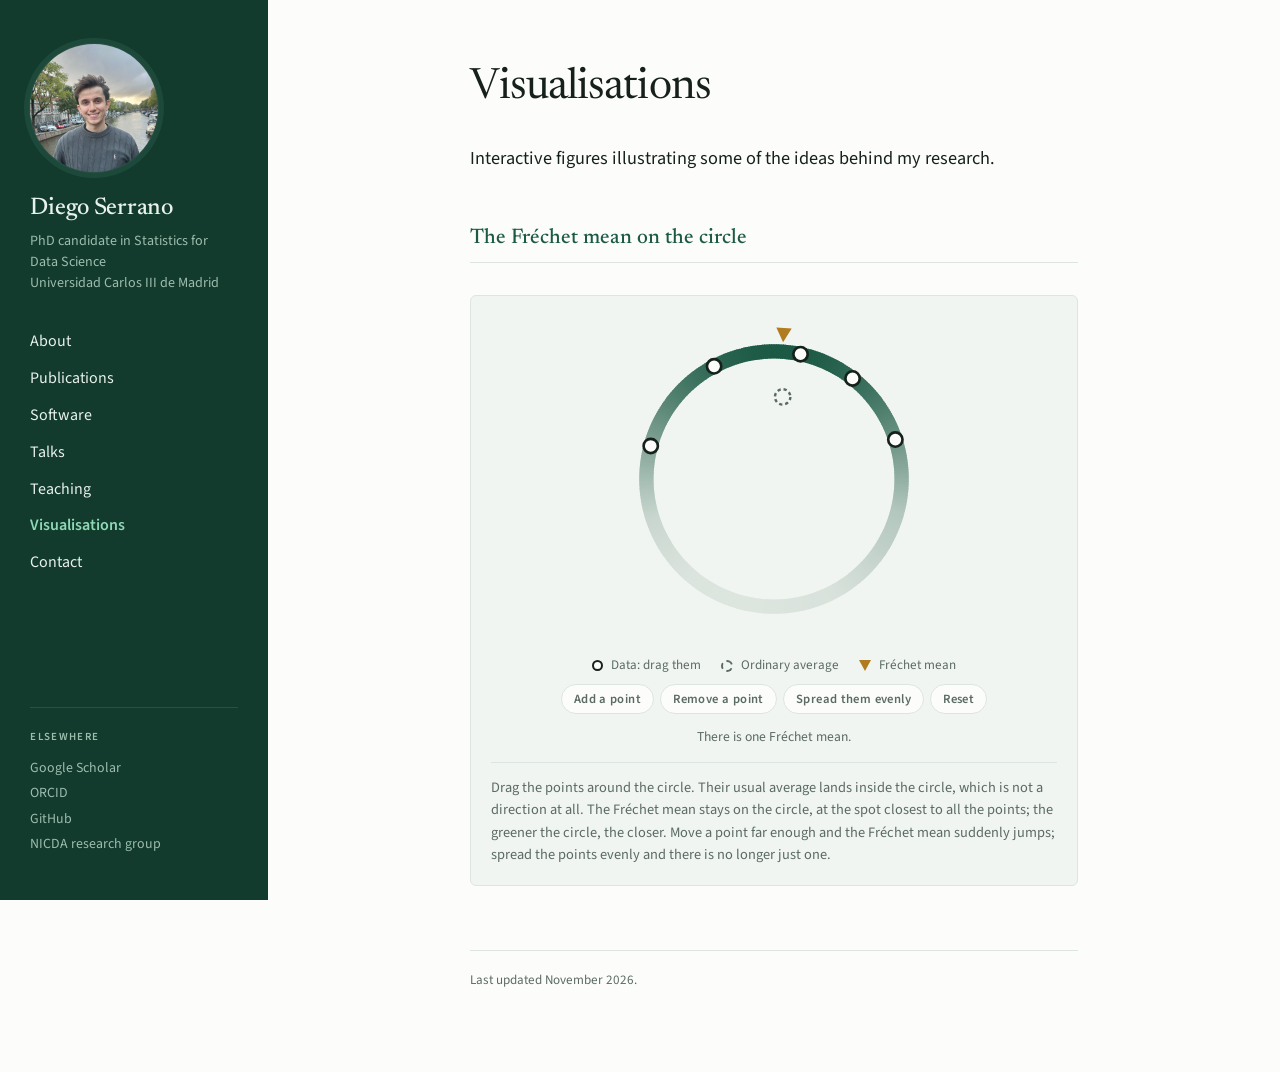
<file: visualisations.html>
<!DOCTYPE html>
<html lang="en">
<head>
<meta charset="utf-8">
<meta name="viewport" content="width=device-width, initial-scale=1">
<title>Visualisations — Diego Serrano</title>
<meta name="description" content="Interactive figures illustrating some of the ideas behind the research of Diego Serrano Ortega on statistics for random objects.">
<link rel="canonical" href="https://dieseor.github.io/visualisations.html">
<meta name="author" content="Diego Serrano Ortega">
<link rel="icon" href="data:image/svg+xml,<svg xmlns='http://www.w3.org/2000/svg' viewBox='0 0 64 64'><rect width='64' height='64' rx='14' fill='%23123a2d'/><text x='32' y='45' font-family='Georgia,serif' font-size='32' fill='%23e8f2ec' text-anchor='middle'>DS</text></svg>">
<meta property="og:type" content="website">
<meta property="og:site_name" content="Diego Serrano">
<meta property="og:title" content="Visualisations — Diego Serrano">
<meta property="og:description" content="Interactive figures illustrating some of the ideas behind the research of Diego Serrano Ortega on statistics for random objects.">
<meta property="og:url" content="https://dieseor.github.io/visualisations.html">
<meta property="og:image" content="https://dieseor.github.io/assets/photo.jpg">
<meta name="twitter:card" content="summary">
<link rel="preconnect" href="https://fonts.googleapis.com">
<link rel="preconnect" href="https://fonts.gstatic.com" crossorigin>
<link rel="stylesheet" href="https://fonts.googleapis.com/css2?family=Newsreader:ital,opsz,wght@0,6..72,400;0,6..72,500;0,6..72,600;1,6..72,400&amp;family=Source+Sans+3:ital,wght@0,400;0,600;0,700;1,400&amp;display=swap">
<link rel="stylesheet" href="assets/style.css">
</head>
<body>
<div class="layout">

  <!-- ===== sidebar: identical on every page, keep the five copies in sync ===== -->
  <aside class="sidebar">
    <div class="identity">
      <img class="portrait" src="assets/photo.jpg" alt="Diego Serrano Ortega">
      <p class="name"><a href="index.html">Diego Serrano</a></p>
      <p class="role">PhD candidate in Statistics for Data Science<br>Universidad Carlos III de Madrid</p>
    </div>

    <nav class="site">
      <ul>
        <li><a href="index.html">About</a></li>
        <li><a href="publications.html">Publications</a></li>
        <li><a href="software.html">Software</a></li>
        <li><a href="talks.html">Talks</a></li>
        <li><a href="teaching.html">Teaching</a></li>
        <li><a href="visualisations.html" aria-current="page">Visualisations</a></li>
        <li><a href="contact.html">Contact</a></li>
      </ul>
    </nav>

    <div class="elsewhere">
      <h2>Elsewhere</h2>
      <ul>
        <li><a href="https://scholar.google.es/citations?user=RAmTOqsAAAAJ">Google Scholar</a></li>
        <li><a href="https://orcid.org/0009-0003-7356-1263">ORCID</a></li>
        <li><a href="https://github.com/dieseor">GitHub</a></li>
        <li><a href="https://nicda.uc3m.es/">NICDA research group</a></li>
      </ul>
    </div>
  </aside>
  <!-- =============================== end sidebar =============================== -->

  <main>
    <div class="content">
      <h1>Visualisations</h1>

      <p class="lead">Interactive figures illustrating some of the ideas behind my research.</p>

      <h2>The Fréchet mean on the circle</h2>

      <figure class="demo demo-frechet" hidden>
        <div class="demo-canvas"></div>
        <ul class="demo-legend" aria-hidden="true">
          <li><span class="lg lg-point"></span>Data: drag them</li>
          <li><span class="lg lg-euclid"></span>Ordinary average</li>
          <li><span class="lg lg-frechet"></span>Fréchet mean</li>
        </ul>
        <div class="demo-controls">
          <button type="button" data-action="add">Add a point</button>
          <button type="button" data-action="remove">Remove a point</button>
          <button type="button" data-action="spread">Spread them evenly</button>
          <button type="button" data-action="reset">Reset</button>
        </div>
        <p class="demo-readout"></p>
        <figcaption>Drag the points around the circle. Their usual average lands inside the
          circle, which is not a direction at all. The Fréchet mean stays on the circle, at the
          spot closest to all the points; the greener the circle, the closer. Move a point far
          enough and the Fréchet mean suddenly jumps; spread the points evenly and there is no
          longer just one.</figcaption>
      </figure>

      <footer class="page">
        <p>Last updated November 2026.</p>
      <p class="visits" hidden><span class="visit-count"></span> visits</p>
      </footer>
    </div>
  </main>

</div>
<script src="assets/visits.js"></script>
<script src="assets/frechet.js"></script>
</body>
</html>
</file>
<file: assets/style.css>
/* ------------------------------------------------------------------
   Diego Serrano — personal academic site
   One stylesheet, no build step. Palette and type live in :root.

   Palette: pine green identity rail, green-biased neutrals.
   Type:    Newsreader (display) + Source Sans 3 (body), from Google
            Fonts, each with a real fallback stack.
------------------------------------------------------------------ */

:root {
  /* surfaces and ink — neutrals biased green, not flat grey */
  --bg:         #fcfdfb;
  --surface:    #f0f5f1;
  --ink:        #17211c;
  --ink-soft:   #5b6b63;
  --rule:       #dde5df;

  /* green identity */
  --green-deep: #123a2d;
  --green:      #1c5a45;
  --green-lift: #2f8a67;
  --green-tint: #e2f0e8;

  --accent:      var(--green);
  --accent-tint: var(--green-tint);

  /* the identity rail */
  --rail:        var(--green-deep);
  --rail-ink:    #e8f2ec;
  --rail-soft:   #9dbdae;
  --rail-rule:   #295044;
  --rail-active: #8fd9b7;

  --award: #b07c1f;

  --display: "Newsreader", Georgia, "Times New Roman", serif;
  --body: "Source Sans 3", -apple-system, BlinkMacSystemFont, "Segoe UI",
    Roboto, Helvetica, Arial, sans-serif;

  --rail-w: 268px;
  --measure: 38rem;
}

@media (prefers-color-scheme: dark) {
  :root:not([data-theme="light"]) {
    --bg:         #0e1412;
    --surface:    #16201b;
    --ink:        #e7ede9;
    --ink-soft:   #97a69e;
    --rule:       #26322b;

    --green-deep: #0b1a15;
    --green:      #6fc79c;
    --green-lift: #8fd9b7;
    --green-tint: #17291f;

    --rail:        #101b16;
    --rail-ink:    #dfeae4;
    --rail-soft:   #8aa295;
    --rail-rule:   #223228;
    --rail-active: #8fd9b7;

    --award: #d8ab55;
  }
}

:root[data-theme="dark"] {
  --bg:         #0e1412;
  --surface:    #16201b;
  --ink:        #e7ede9;
  --ink-soft:   #97a69e;
  --rule:       #26322b;

  --green-deep: #0b1a15;
  --green:      #6fc79c;
  --green-lift: #8fd9b7;
  --green-tint: #17291f;

  --rail:        #101b16;
  --rail-ink:    #dfeae4;
  --rail-soft:   #8aa295;
  --rail-rule:   #223228;
  --rail-active: #8fd9b7;

  --award: #d8ab55;
}

* { box-sizing: border-box; }

html { -webkit-text-size-adjust: 100%; }

body {
  margin: 0;
  background: var(--bg);
  color: var(--ink);
  font-family: var(--body);
  font-size: 17px;
  line-height: 1.65;
  -webkit-font-smoothing: antialiased;
}

:focus-visible {
  outline: 2px solid var(--green-lift);
  outline-offset: 3px;
  border-radius: 2px;
}

/* ---------------------------------------------------------- layout */

.layout {
  display: flex;
  min-height: 100vh;
  align-items: flex-start;
}

main {
  flex: 1 1 auto;
  min-width: 0;
  padding: 4rem 3rem 5rem;
}

.content {
  max-width: var(--measure);
  margin-inline: auto; /* keeps the column centred on wide monitors */
}

/* ----------------------------------------------- the identity rail */

.sidebar {
  width: var(--rail-w);
  flex: 0 0 var(--rail-w);
  position: sticky;
  top: 0;
  align-self: flex-start;
  height: 100vh;
  overflow-y: auto;
  padding: 2.75rem 1.9rem;
  background: var(--rail);
  color: var(--rail-ink);
  display: flex;
  flex-direction: column;
  gap: 1.9rem;
}

.identity { display: block; }

.portrait {
  display: block;
  width: 128px;
  height: 128px;
  border-radius: 50%;
  object-fit: cover;
  background: var(--rail-rule);
  box-shadow: 0 0 0 1px var(--rail-rule), 0 0 0 6px rgba(143, 217, 183, 0.09);
  margin-bottom: 1.4rem;
}

.sidebar .name {
  font-family: var(--display);
  font-size: 1.5rem;
  line-height: 1.2;
  margin: 0 0 0.5rem;
  font-weight: 500;
  letter-spacing: -0.012em;
  text-wrap: balance;
}

.sidebar .name a {
  color: var(--rail-ink);
  text-decoration: none;
}

.sidebar .name a:hover { color: var(--rail-active); }

.sidebar .role {
  margin: 0;
  font-size: 0.88rem;
  color: var(--rail-soft);
  line-height: 1.5;
}

nav.site ul,
.elsewhere ul {
  list-style: none;
  margin: 0;
  padding: 0;
  display: flex;
  flex-direction: column;
  gap: 0.15rem;
}

nav.site a {
  display: block;
  padding: 0.22rem 0;
  color: var(--rail-ink);
  text-decoration: none;
  font-size: 1rem;
  width: fit-content;
  border-bottom: 1px solid transparent;
}

nav.site a:hover { border-bottom-color: var(--rail-active); }

nav.site a[aria-current="page"] {
  color: var(--rail-active);
  font-weight: 600;
}

.elsewhere {
  border-top: 1px solid var(--rail-rule);
  padding-top: 1.25rem;
  font-size: 0.87rem;
  margin-top: auto;
}

.elsewhere h2 {
  font-family: var(--body);
  font-size: 0.68rem;
  letter-spacing: 0.12em;
  text-transform: uppercase;
  color: var(--rail-soft);
  margin: 0 0 0.7rem;
  font-weight: 600;
  border: none;
  padding: 0;
}

.elsewhere a {
  color: var(--rail-soft);
  text-decoration: none;
}

.elsewhere a:hover {
  color: var(--rail-active);
  text-decoration: underline;
  text-underline-offset: 3px;
}

/* ------------------------------------------------------------ text */

h1 {
  font-family: var(--display);
  font-weight: 400;
  font-size: 2.7rem;
  line-height: 1.1;
  letter-spacing: -0.022em;
  margin: 0 0 2rem;
  text-wrap: balance;
}

h2 {
  font-family: var(--display);
  font-weight: 500;
  font-size: 1.32rem;
  color: var(--green);
  margin: 3rem 0 1rem;
  padding-bottom: 0.4rem;
  border-bottom: 1px solid var(--rule);
  text-wrap: balance;
}

p { margin: 0 0 1.15rem; }

a {
  color: var(--green);
  text-decoration-color: color-mix(in srgb, var(--green) 40%, transparent);
  text-underline-offset: 2px;
}

a:hover { color: var(--green-lift); text-decoration-color: currentColor; }

em { font-style: italic; }

.lead {
  font-size: 1.14rem;
  line-height: 1.6;
}

.muted { color: var(--ink-soft); }

ul.plain {
  list-style: none;
  padding: 0;
  margin: 0 0 1.15rem;
  display: flex;
  flex-direction: column;
  gap: 0.3rem;
}

ul.plain li {
  padding-left: 1.05rem;
  position: relative;
}

ul.plain li::before {
  content: "";
  position: absolute;
  left: 0;
  top: 0.68em;
  width: 6px;
  height: 6px;
  border-radius: 50%;
  background: var(--green);
  opacity: 0.55;
}

/* --------------------------------------------------- entry listing */

.entries {
  list-style: none;
  margin: 0;
  padding: 0;
  display: flex;
  flex-direction: column;
}

.entries > li {
  padding: 1.25rem 0;
  border-bottom: 1px solid var(--rule);
}

.entries > li:last-child { border-bottom: none; }

.entry-title {
  display: block;
  font-weight: 600;
  font-size: 1.04rem;
  line-height: 1.4;
  margin-bottom: 0.25rem;
  text-wrap: balance;
}

.entry-meta {
  color: var(--ink-soft);
  font-size: 0.94rem;
  margin: 0 0 0.5rem;
  line-height: 1.55;
}

.entries p:last-of-type { margin-bottom: 0; }

/* Badges carry information — an award, an invitation — never decoration. */
.badge {
  display: inline-block;
  font-family: var(--body);
  font-size: 0.68rem;
  font-weight: 700;
  letter-spacing: 0.1em;
  text-transform: uppercase;
  padding: 0.12rem 0.5rem;
  border-radius: 3px;
  vertical-align: 0.14em;
  margin-left: 0.45rem;
  white-space: nowrap;
}

.badge-award {
  color: var(--award);
  border: 1px solid color-mix(in srgb, var(--award) 45%, transparent);
  background: color-mix(in srgb, var(--award) 11%, transparent);
}

.badge-soon {
  color: var(--ink-soft);
  border: 1px solid var(--rule);
  background: var(--surface);
}

.badge-invited {
  color: var(--green);
  border: 1px solid color-mix(in srgb, var(--green) 45%, transparent);
  background: var(--green-tint);
}

.links {
  display: flex;
  flex-wrap: wrap;
  gap: 0.4rem;
  margin-top: 0.7rem;
}

.links a,
.links button {
  font: inherit;
  cursor: pointer;
  font-size: 0.79rem;
  font-weight: 600;
  letter-spacing: 0.03em;
  text-decoration: none;
  padding: 0.2rem 0.7rem;
  border: 1px solid var(--rule);
  border-radius: 999px;
  color: var(--ink-soft);
  background: var(--surface);
  transition: color 120ms ease, border-color 120ms ease, background 120ms ease;
}

.links a:hover,
.links button:hover {
  color: var(--green);
  border-color: color-mix(in srgb, var(--green) 50%, transparent);
  background: var(--green-tint);
}

@media (prefers-reduced-motion: reduce) {
  * { transition: none !important; animation: none !important; }
}

/* --------------------------------------------------- misc elements */

.facts {
  margin: 0 0 1.15rem;
  display: flex;
  flex-direction: column;
  gap: 1rem;
}

.facts dt {
  font-weight: 600;
  font-size: 0.97rem;
  color: var(--ink);
}

.facts dd {
  margin: 0.1rem 0 0;
  color: var(--ink-soft);
  font-size: 0.97rem;
}

.facts dd a { color: var(--green); }

.todo {
  border-left: 3px solid var(--award);
  background: color-mix(in srgb, var(--award) 9%, transparent);
  padding: 0.8rem 1rem;
  margin: 2rem 0 0;
  font-size: 0.9rem;
  color: var(--ink-soft);
  border-radius: 0 3px 3px 0;
}

.todo strong { color: var(--ink); }

code {
  font-family: ui-monospace, SFMono-Regular, Menlo, Consolas, monospace;
  font-size: 0.87em;
  background: var(--surface);
  padding: 0.1em 0.35em;
  border-radius: 3px;
}

footer.page {
  margin-top: 4rem;
  padding-top: 1.15rem;
  border-top: 1px solid var(--rule);
  font-size: 0.82rem;
  color: var(--ink-soft);
}

footer.page p { margin: 0; }

/* Visit count. Deliberately quiet: it is for him, not for the reader.
   Counted once per browsing session, not once per page. */
.visits {
  margin-top: 0.3rem !important;
  font-size: 0.78rem;
  color: var(--ink-soft);
  opacity: 0.55;
  transition: opacity 150ms ease;
}

.visits:hover { opacity: 1; }

.visits[hidden] { display: none; }

/* ------------------------- interactive figure (Visualisations page)
   The Fréchet mean on the circle. Drawn by assets/frechet.js; the
   figure stays hidden until the script has built it. */

.demo {
  margin: 2rem 0 2.4rem;
  padding: 1.1rem 1.25rem 1.2rem;
  background: var(--surface);
  border: 1px solid var(--rule);
  border-radius: 6px;
}

.demo[hidden] { display: none; }

.demo-canvas svg {
  display: block;
  width: 100%;
  max-width: 330px;
  height: auto;
  margin: 0 auto;
  overflow: visible;
  touch-action: none;
  -webkit-user-select: none;
  user-select: none;
}

.fm-pt { cursor: grab; outline: none; }
.fm-pt.is-dragging { cursor: grabbing; }
.fm-hit { fill: transparent; }
.fm-dot { fill: var(--bg); stroke: var(--ink); stroke-width: 2.4; }
.fm-pt:focus-visible .fm-dot { stroke: var(--green-lift); stroke-width: 4; }

.fm-euclid {
  fill: none;
  stroke: var(--ink-soft);
  stroke-width: 2.2;
  stroke-dasharray: 3 2.6;
}

.fm-frechet { fill: var(--award); }

.demo-legend {
  list-style: none;
  margin: 0.7rem 0 0;
  padding: 0;
  display: flex;
  flex-wrap: wrap;
  justify-content: center;
  gap: 0.25rem 1.3rem;
  font-size: 0.82rem;
  color: var(--ink-soft);
}

.demo-legend li { display: flex; align-items: center; gap: 0.45rem; }

.lg { display: inline-block; flex: none; }
.lg-point { width: 11px; height: 11px; border-radius: 50%; border: 2px solid var(--ink); background: var(--bg); }
.lg-euclid { width: 12px; height: 12px; border-radius: 50%; border: 2px dashed var(--ink-soft); }
.lg-frechet {
  width: 0; height: 0;
  border-left: 6px solid transparent;
  border-right: 6px solid transparent;
  border-top: 11px solid var(--award);
}

.demo-controls {
  display: flex;
  flex-wrap: wrap;
  justify-content: center;
  gap: 0.4rem;
  margin-top: 0.5rem;
}

.demo-controls button {
  font: inherit;
  font-size: 0.79rem;
  font-weight: 600;
  letter-spacing: 0.03em;
  padding: 0.2rem 0.75rem;
  border: 1px solid var(--rule);
  border-radius: 999px;
  color: var(--ink-soft);
  background: var(--bg);
  cursor: pointer;
  transition: color 120ms ease, border-color 120ms ease, background 120ms ease;
}

.demo-controls button:hover {
  color: var(--green);
  border-color: color-mix(in srgb, var(--green) 50%, transparent);
  background: var(--green-tint);
}

.demo-readout {
  text-align: center;
  font-size: 0.85rem;
  color: var(--ink-soft);
  margin: 0.75rem 0 0.9rem;
  min-height: 1.4em;
  font-variant-numeric: tabular-nums;
}

.demo figcaption {
  font-size: 0.9rem;
  line-height: 1.55;
  color: var(--ink-soft);
  border-top: 1px solid var(--rule);
  padding-top: 0.85rem;
}

/* -------------------------------------------- BibTeX (Publications)
   Shown only if the browser refuses to copy to the clipboard. */

pre.bibtex {
  margin: 0.7rem 0 0;
  padding: 0.7rem 0.85rem;
  background: var(--surface);
  border: 1px solid var(--rule);
  border-radius: 4px;
  font-family: ui-monospace, SFMono-Regular, Menlo, Consolas, monospace;
  font-size: 0.76rem;
  line-height: 1.5;
  overflow-x: auto;
  white-space: pre;
}

/* ---------------------------------------------- software with a logo
   Text on the left, logo on the right; stacked on narrow screens. The
   logo has a white background of its own, so it sits on a white tile. */

.entries > li.has-logo {
  display: grid;
  grid-template-columns: minmax(0, 1fr) 190px;
  grid-template-areas: "text logo";
  gap: 0 1.5rem;
  align-items: start;
}

.sw-text { grid-area: text; }

.sw-logo {
  grid-area: logo;
  display: block;
  width: 100%;
  height: auto;
  background: #fff;
  border: 1px solid var(--rule);
  border-radius: 6px;
  padding: 0.3rem 0.45rem;
  margin-top: 0.2rem;
}

@media (max-width: 560px) {
  .entries > li.has-logo {
    grid-template-columns: minmax(0, 1fr);
    grid-template-areas: "logo" "text";
  }
  .sw-logo { width: 220px; margin: 0 0 0.9rem; }
}

/* ---------------------------------------------------- mobile shift */

@media (max-width: 860px) {
  body { font-size: 16px; }

  .layout { display: block; }

  .sidebar {
    position: static;
    width: auto;
    height: auto;
    flex: none;
    padding: 1.9rem 1rem 1.4rem;
    display: block;
  }

  .identity {
    display: grid;
    grid-template-columns: 78px 1fr;
    gap: 0 1.1rem;
    align-items: center;
  }

  .portrait {
    width: 78px;
    height: 78px;
    margin-bottom: 0;
    grid-row: span 2;
  }

  .sidebar .name { font-size: 1.24rem; margin-bottom: 0.2rem; }
  .sidebar .role { font-size: 0.82rem; }

  nav.site ul {
    flex-direction: row;
    flex-wrap: wrap;
    gap: 0.1rem 1.2rem;
    margin-top: 1.25rem;
  }

  .elsewhere {
    margin-top: 1.2rem;
    padding-top: 1rem;
  }

  .elsewhere ul {
    flex-direction: row;
    flex-wrap: wrap;
    gap: 0.2rem 1.1rem;
  }

  main { padding: 2.25rem 1rem 3.5rem; }

  h1 { font-size: 2rem; margin-bottom: 1.4rem; }
  h2 { margin-top: 2.4rem; }
  .lead { font-size: 1.06rem; }
  .demo { padding: 0.9rem 0.75rem 1rem; }
}
</file>
